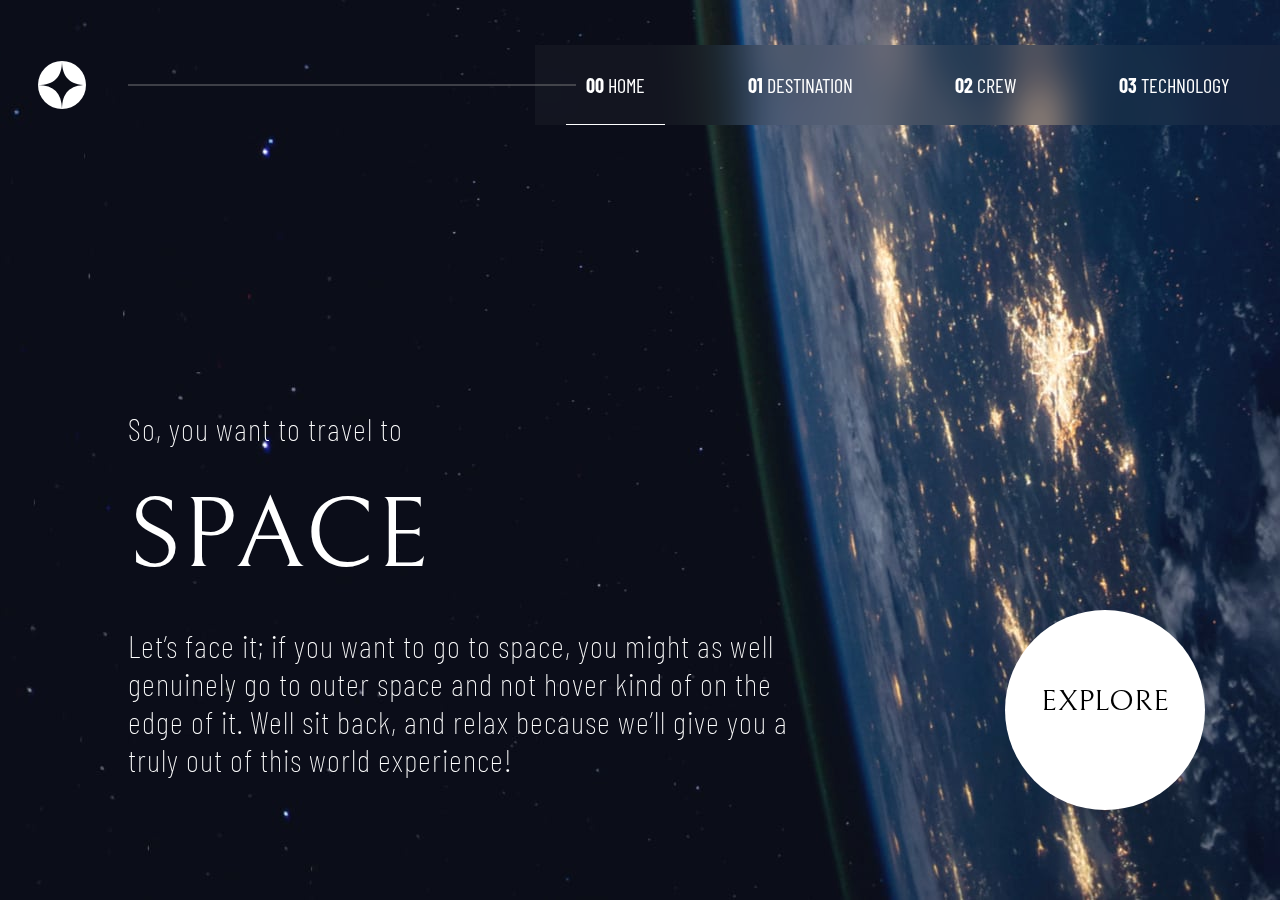
<file: index.html>
<!DOCTYPE html>

<html lang="en">
  
  <head>

    <meta charset="UTF-8">
    <meta name="viewport" content="width=device-width, initial-scale=1.0">

    <link rel="icon" type="image/png" sizes="32x32" href="./assets/favicon-32x32.png">
    <link rel="icon" type="image/svg" sizes="" href="./assets/icon-hamburger.svg">
    <!-- Styles-->
    <link rel="stylesheet" href="styles/index-style.css">
    <link rel="stylesheet" href="styles/navbar-style.css">
    <!-- Bellefair font vv-->
    <link rel="preconnect" href="https://fonts.googleapis.com">
    <link rel="preconnect" href="https://fonts.gstatic.com" crossorigin>
    <link href="https://fonts.googleapis.com/css2?family=Bellefair&display=swap" rel="stylesheet">
    <!-- Barlow Condensed font vv-->
    <link rel="preconnect" href="https://fonts.googleapis.com">
    <link rel="preconnect" href="https://fonts.gstatic.com" crossorigin>
    <link href="https://fonts.googleapis.com/css2?family=Barlow+Condensed:ital,wght@0,100;0,200;0,300;0,400;0,500;0,600;0,700;0,800;0,900;1,100;1,200;1,300;1,400;1,500;1,600;1,700;1,800;1,900&family=Bellefair&display=swap" rel="stylesheet">
    
    <title>Frontend Mentor | Space tourism website</title>

  </head>

  <body>
    
    <div id="extended-header">
      <header>
        <div width="48px" height="48px" id="logo-container">
          <img src="assets/shared/logo.svg" alt="logo" id="logo">
        </div>
    
        <div id="thin-white-line"></div>
        
        <nav>
          <ul>
            <li class="active"><a><b>00</b> HOME</a></li>
            <li><a><b>01</b> DESTINATION</a></li>
            <li><a><b>02</b> CREW</a></li>
            <li><a><b>03</b> TECHNOLOGY</a></li>
          </ul>
  
          <div id="hamburger-menu-div">
            <img src="assets/shared/icon-hamburger.svg" alt="dropdown menu" id="hamburger-menu">
          </div>
        </nav>
      </header>
  
      <div id="dropdown-menu-div">
        <ul>
          <li class="active"><a><b>00</b> HOME</a></li>
          <li><a><b>01</b> DESTINATION</a></li>
          <li><a><b>02</b> CREW</a></li>
          <li><a><b>03</b> TECHNOLOGY</a></li>
        </ul>
      </div>
    </div>
    
    <main>
      
      <p id="so-you-want-text">
        So, you want to travel to
      </p>

      <p id="space-text">
        SPACE
      </p>

      <p id="body-text">
        Let’s face it; if you want to go to space, you might as well genuinely go to 
        outer space and not hover kind of on the edge of it. Well sit back, and relax 
        because we’ll give you a truly out of this world experience!
      </p>
    
    </main>
    
    <svg width="50vw" height="50vh" id="explore-circle-bg-svg">
      <circle cx="100" cy="100" r="100" id="explore-circle"/>
      <text x="100" y="100" id="explore-text">EXPLORE</text>
    </svg>
    
    <script src="scripts/index-script.js"></script>
    <script src="scripts/navbar-script.js"></script>
  </body>
</html>
</file>
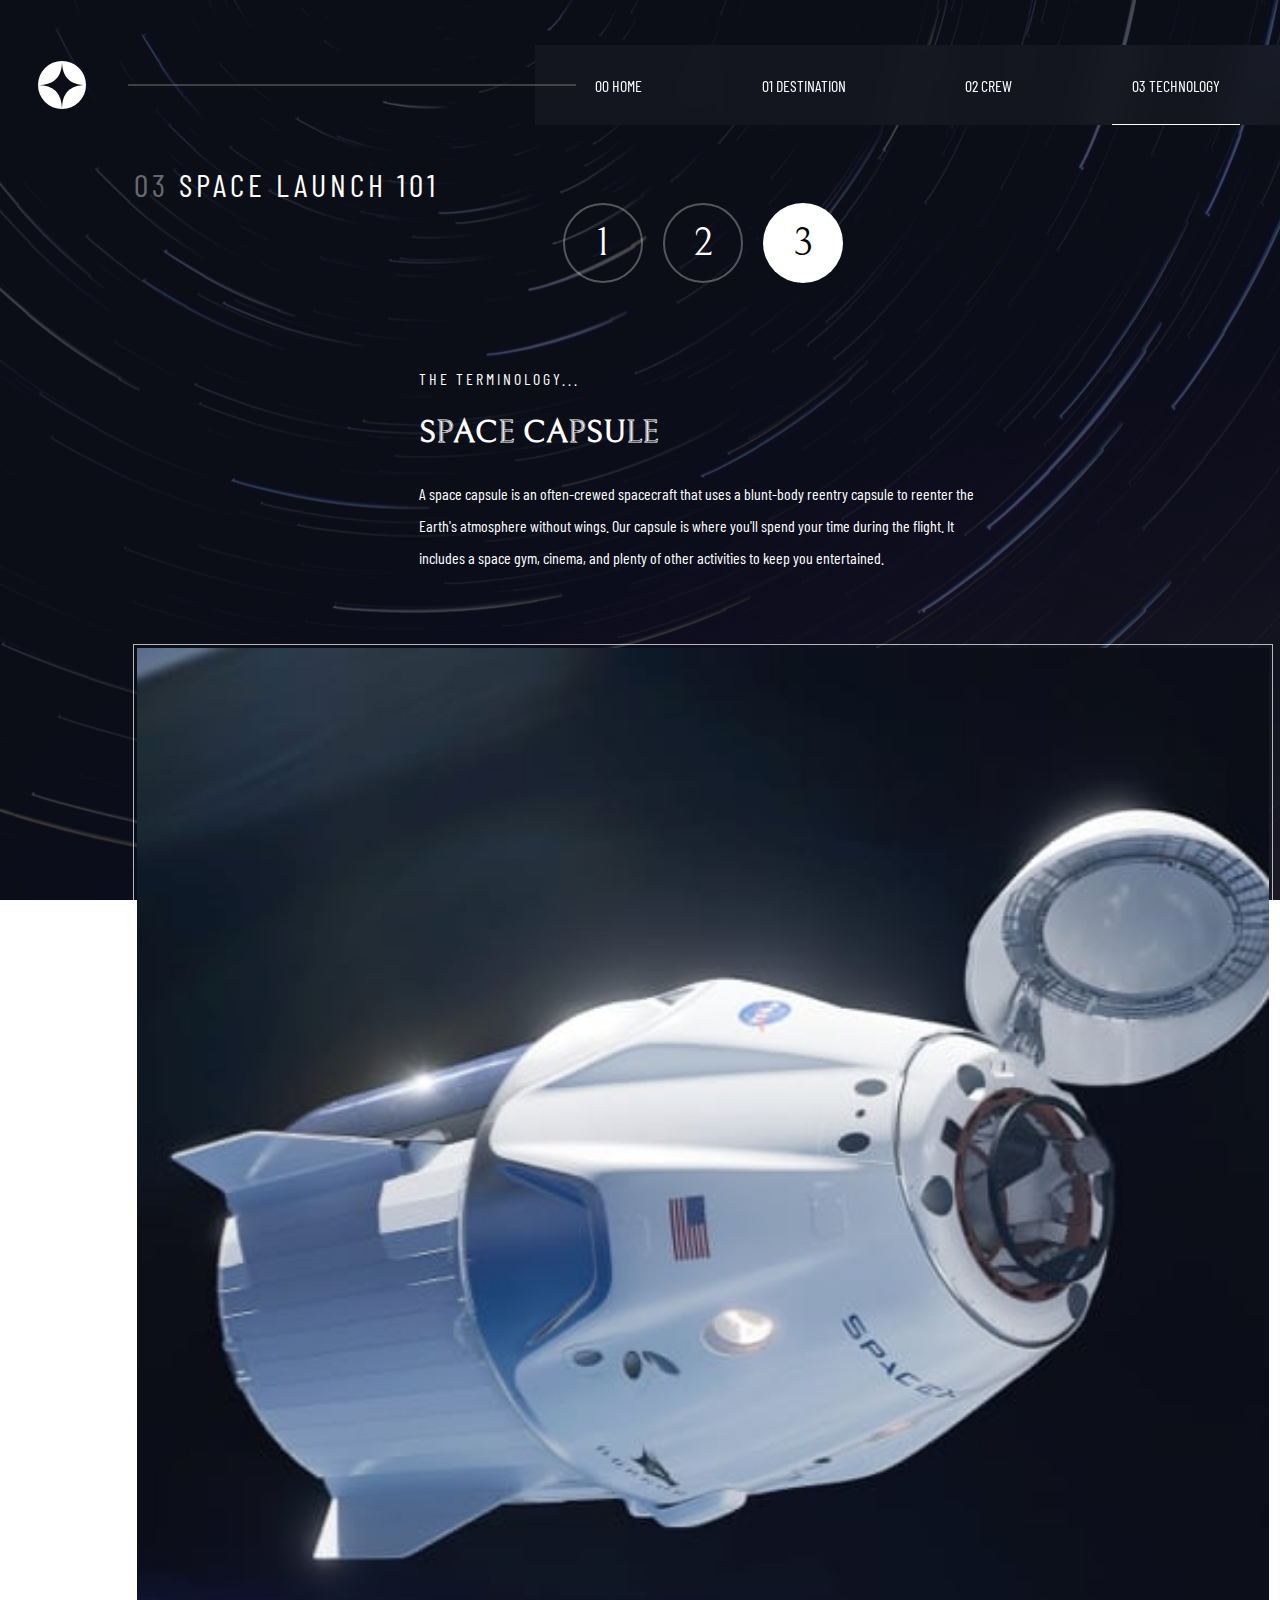
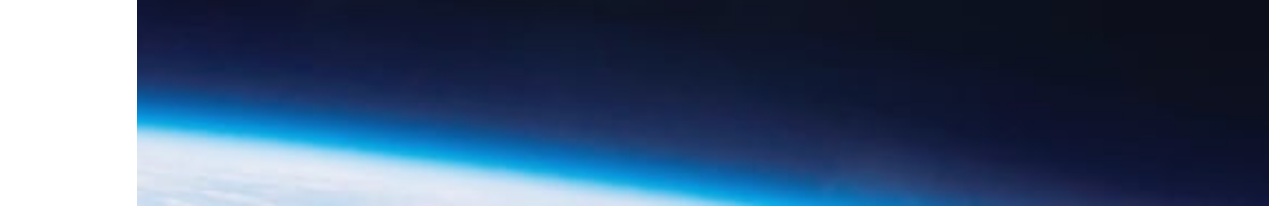
<file: technology-capsule.html>
<!DOCTYPE html>

<html lang="en">
  
  <head>

    <meta charset="UTF-8">
    <meta name="viewport" content="width=device-width, initial-scale=1.0">
    <!--Icons-->
    <link rel="icon" type="image/png" sizes="32x32" href="./assets/favicon-32x32.png">
    <link rel="icon" type="image/svg" sizes="" href="./assets/icon-hamburger.svg">
    <!-- Styles-->
    <link rel="stylesheet" href="styles/technology-style.css">
    <link rel="stylesheet" href="styles/navbar-style.css">
    <!-- Bellefair font vv-->
    <link rel="preconnect" href="https://fonts.googleapis.com">
    <link rel="preconnect" href="https://fonts.gstatic.com" crossorigin>
    <link href="https://fonts.googleapis.com/css2?family=Bellefair&display=swap" rel="stylesheet">
    <!-- Barlow Condensed font vv-->
    <link rel="preconnect" href="https://fonts.googleapis.com">
    <link rel="preconnect" href="https://fonts.gstatic.com" crossorigin>
    <link href="https://fonts.googleapis.com/css2?family=Barlow+Condensed:ital,wght@0,100;0,200;0,300;0,400;0,500;0,600;0,700;0,800;0,900;1,100;1,200;1,300;1,400;1,500;1,600;1,700;1,800;1,900&family=Bellefair&display=swap" rel="stylesheet">
    
    <title>Frontend Mentor | Space tourism website</title>

  </head>
  
  <body>

    <div id="extended-header">
      <header>
        <div width="48px" height="48px" id="logo-container">
          <img src="assets/shared/logo.svg" alt="logo" id="logo">
        </div>
    
        <div id="thin-white-line"></div>
        
        <nav>
          <ul>
            <li><a>00 HOME</a></li>
            <li><a>01 DESTINATION</a></li>
            <li><a>02 CREW</a></li>
            <li class="active"><a>03 TECHNOLOGY</a></li>
          </ul>
  
          <div id="hamburger-menu-div">
            <img src="assets/shared/icon-hamburger.svg" alt="dropdown menu" id="hamburger-menu">
          </div>
        </nav>
      </header>
  
      <div id="dropdown-menu-div">
        <ul>
          <li><a>00 HOME</a></li>
          <li><a>01 DESTINATION</a></li>
          <li><a>02 CREW</a></li>
          <li class="active"><a>03 TECHNOLOGY</a></li>
        </ul>
      </div>
    </div>

    <div id="page">
      <h1>
        <span>03</span> SPACE LAUNCH 101
      </h1>
  
      <div id="contents">
        <div id="buttons-container">
          <button>1</button>
          <button>2</button>
          <button class="active">3</button>
        </div>
    
        <main>
          <p id="terminology">
            THE TERMINOLOGY...
          </p>
  
          <h2>
            SPACE CAPSULE
          </h2>
    
          <article>
            A space capsule is an often-crewed spacecraft that uses a blunt-body reentry capsule to reenter the Earth's atmosphere without wings. Our capsule is where you'll spend your time during the flight. It includes a space gym, cinema, and plenty of other activities to keep you entertained.
          </article>
        </main>
  
        <figure>
          <img src="assets/technology/image-space-capsule-portrait.jpg" alt="">
        </figure>
      </div>
    </div>

    <script src="scripts/technology-script.js"></script>
    <script src="scripts/navbar-script.js"></script>
  </body>
</html>
</file>
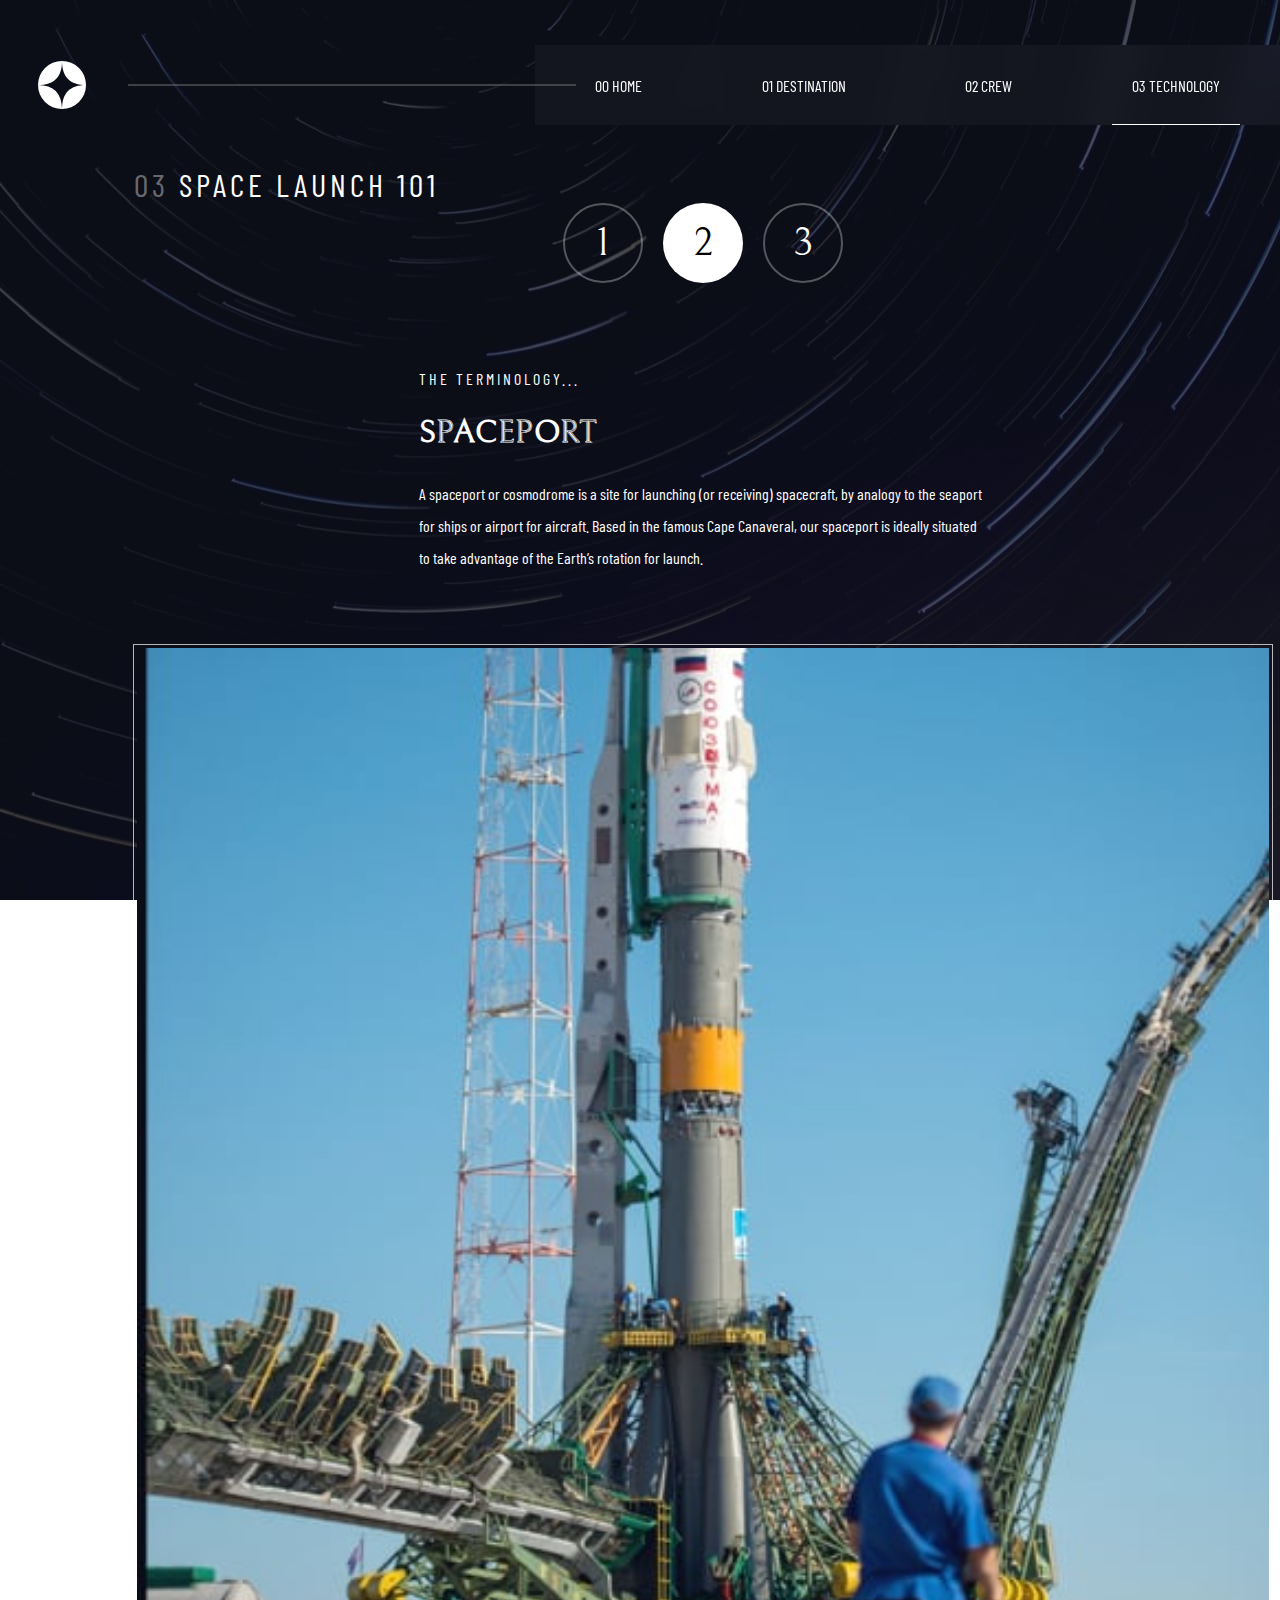
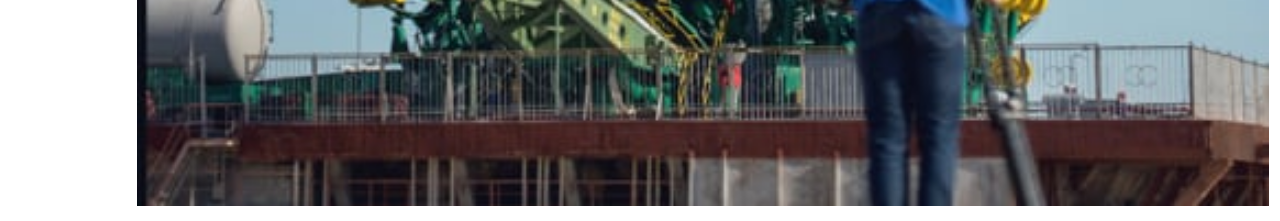
<file: technology-spaceport.html>
<!DOCTYPE html>

<html lang="en">
  
  <head>

    <meta charset="UTF-8">
    <meta name="viewport" content="width=device-width, initial-scale=1.0">
    <!--Icons-->
    <link rel="icon" type="image/png" sizes="32x32" href="./assets/favicon-32x32.png">
    <link rel="icon" type="image/svg" sizes="" href="./assets/icon-hamburger.svg">
    <!-- Styles-->
    <link rel="stylesheet" href="styles/technology-style.css">
    <link rel="stylesheet" href="styles/navbar-style.css">
    <!-- Bellefair font vv-->
    <link rel="preconnect" href="https://fonts.googleapis.com">
    <link rel="preconnect" href="https://fonts.gstatic.com" crossorigin>
    <link href="https://fonts.googleapis.com/css2?family=Bellefair&display=swap" rel="stylesheet">
    <!-- Barlow Condensed font vv-->
    <link rel="preconnect" href="https://fonts.googleapis.com">
    <link rel="preconnect" href="https://fonts.gstatic.com" crossorigin>
    <link href="https://fonts.googleapis.com/css2?family=Barlow+Condensed:ital,wght@0,100;0,200;0,300;0,400;0,500;0,600;0,700;0,800;0,900;1,100;1,200;1,300;1,400;1,500;1,600;1,700;1,800;1,900&family=Bellefair&display=swap" rel="stylesheet">
    
    <title>Frontend Mentor | Space tourism website</title>

  </head>

  <body>

    <div id="extended-header">
      <header>
        <div width="48px" height="48px" id="logo-container">
          <img src="assets/shared/logo.svg" alt="logo" id="logo">
        </div>
    
        <div id="thin-white-line"></div>
        
        <nav>
          <ul>
            <li><a>00 HOME</a></li>
            <li><a>01 DESTINATION</a></li>
            <li><a>02 CREW</a></li>
            <li class="active"><a>03 TECHNOLOGY</a></li>
          </ul>
  
          <div id="hamburger-menu-div">
            <img src="assets/shared/icon-hamburger.svg" alt="dropdown menu" id="hamburger-menu">
          </div>
        </nav>
      </header>
  
      <div id="dropdown-menu-div">
        <ul>
          <li><a>00 HOME</a></li>
          <li><a>01 DESTINATION</a></li>
          <li><a>02 CREW</a></li>
          <li class="active"><a>03 TECHNOLOGY</a></li>
        </ul>
      </div>
    </div>

    <div id="page">
      <h1>
        <span>03</span> SPACE LAUNCH 101
      </h1>
    
      <div id="contents">
        <div id="buttons-container">
          <button>1</button>
          <button class="active">2</button>
          <button>3</button>
        </div>
    
        <main>
          <p id="terminology">
            THE TERMINOLOGY...
          </p>
          
          <h2>
            SPACEPORT
          </h2>
      
          <article>
            A spaceport or cosmodrome is a site for launching (or receiving) spacecraft, by analogy to the seaport for ships or airport for aircraft. Based in the famous Cape Canaveral, our spaceport is ideally situated to take advantage of the Earth’s rotation for launch.
          </article>
        </main>
  
        <figure>
          <img src="assets/technology/image-spaceport-portrait.jpg" alt="">
        </figure>
      </div>
    </div>
    
    <script src="scripts/technology-script.js"></script>
    <script src="scripts/navbar-script.js"></script>
  </body>
</html>
</file>
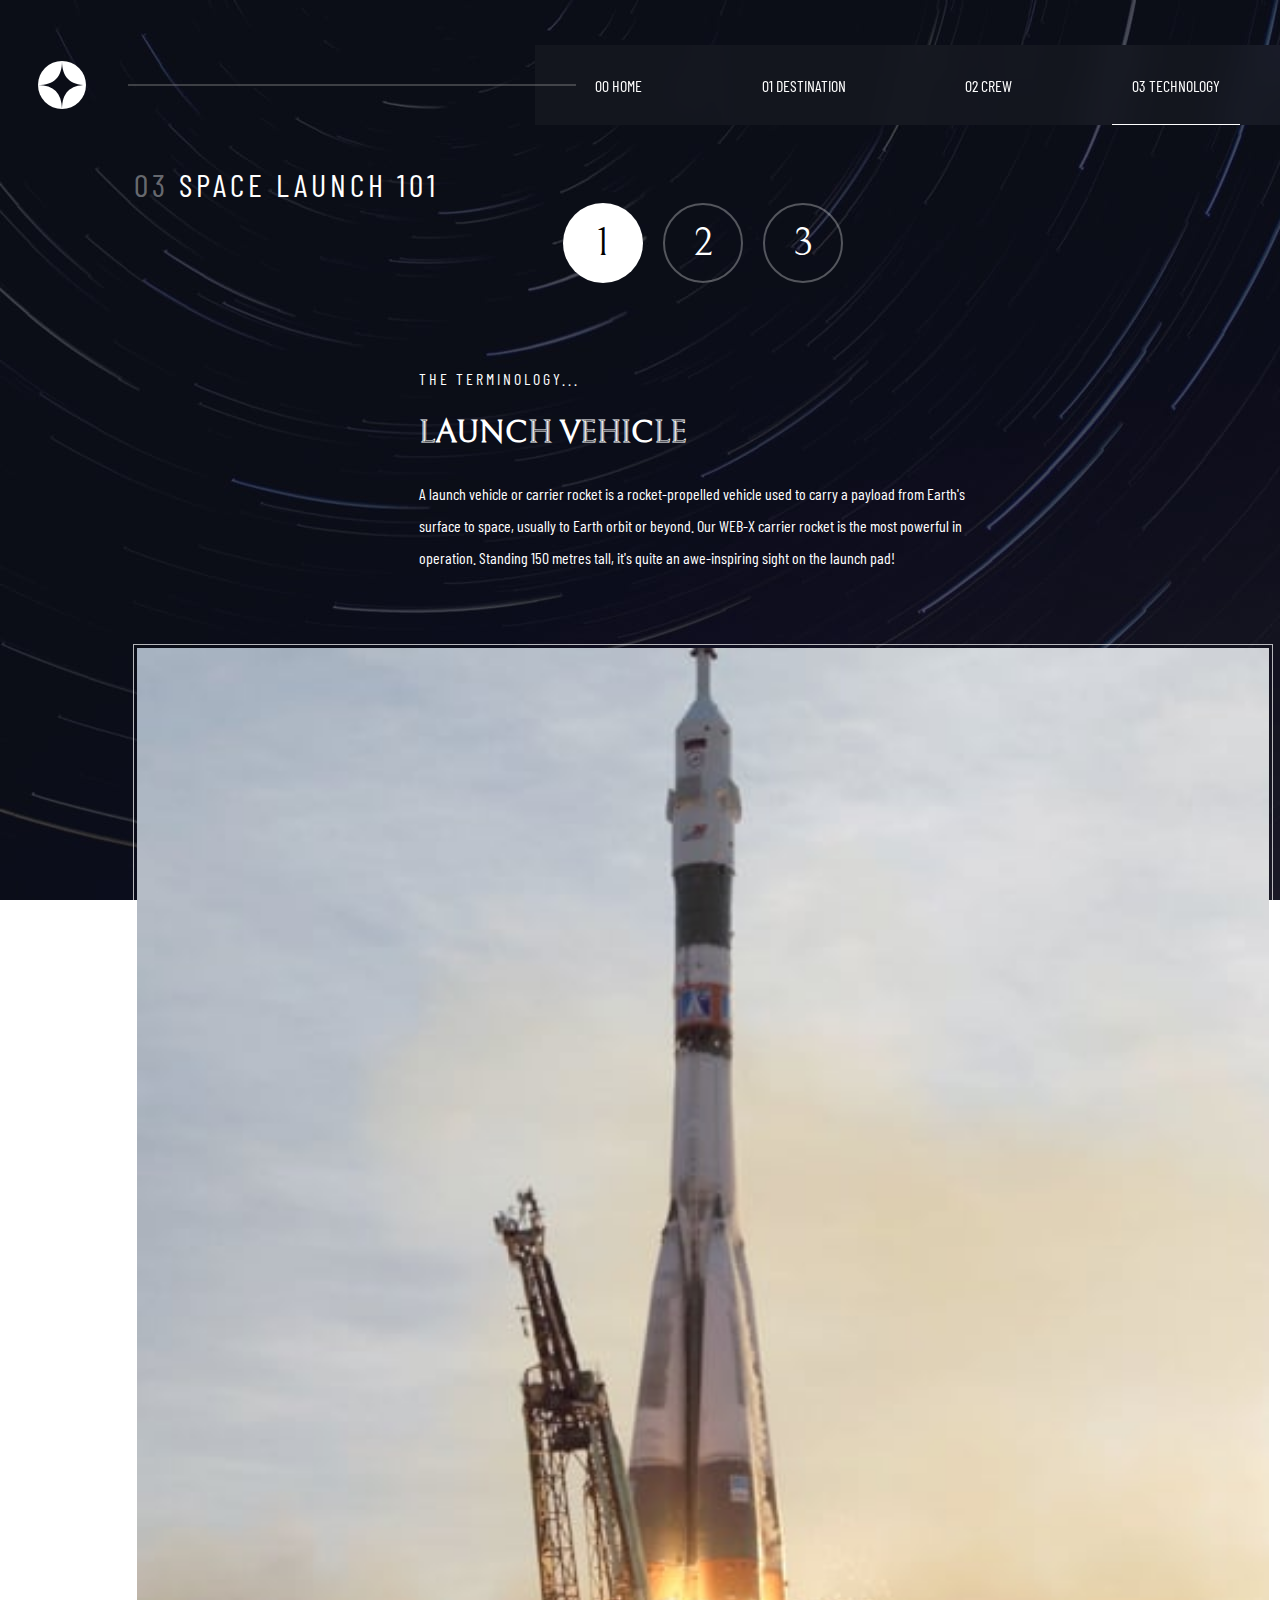
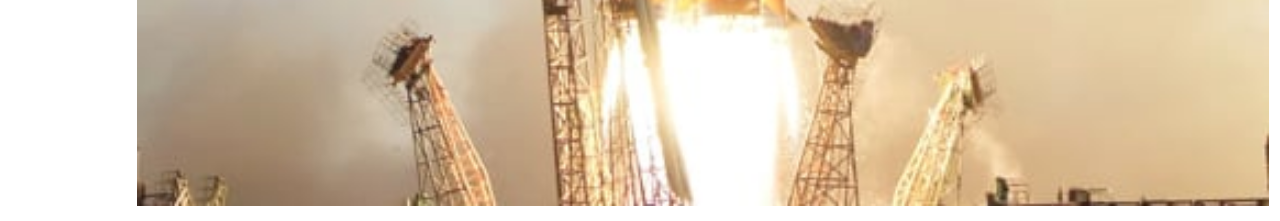
<file: technology-vehicle.html>
<!DOCTYPE html>

<html lang="en">
  
  <head>

    <meta charset="UTF-8">
    <meta name="viewport" content="width=device-width, initial-scale=1.0">
    <!--Icons-->
    <link rel="icon" type="image/png" sizes="32x32" href="./assets/favicon-32x32.png">
    <link rel="icon" type="image/svg" sizes="" href="./assets/icon-hamburger.svg">
    <!-- Styles-->
    <link rel="stylesheet" href="styles/technology-style.css">
    <link rel="stylesheet" href="styles/navbar-style.css">
    <!-- Bellefair font vv-->
    <link rel="preconnect" href="https://fonts.googleapis.com">
    <link rel="preconnect" href="https://fonts.gstatic.com" crossorigin>
    <link href="https://fonts.googleapis.com/css2?family=Bellefair&display=swap" rel="stylesheet">
    <!-- Barlow Condensed font vv-->
    <link rel="preconnect" href="https://fonts.googleapis.com">
    <link rel="preconnect" href="https://fonts.gstatic.com" crossorigin>
    <link href="https://fonts.googleapis.com/css2?family=Barlow+Condensed:ital,wght@0,100;0,200;0,300;0,400;0,500;0,600;0,700;0,800;0,900;1,100;1,200;1,300;1,400;1,500;1,600;1,700;1,800;1,900&family=Bellefair&display=swap" rel="stylesheet">
    
    <title>Frontend Mentor | Space tourism website</title>

  </head>
  
  <body>

    <div id="extended-header">
      <header>
        <div width="48px" height="48px" id="logo-container">
          <img src="assets/shared/logo.svg" alt="logo" id="logo">
        </div>
    
        <div id="thin-white-line"></div>
        
        <nav>
          <ul>
            <li><a>00 HOME</a></li>
            <li><a>01 DESTINATION</a></li>
            <li><a>02 CREW</a></li>
            <li class="active"><a>03 TECHNOLOGY</a></li>
          </ul>
  
          <div id="hamburger-menu-div">
            <img src="assets/shared/icon-hamburger.svg" alt="dropdown menu" id="hamburger-menu">
          </div>
        </nav>
      </header>
  
      <div id="dropdown-menu-div">
        <ul>
          <li><a>00 HOME</a></li>
          <li><a>01 DESTINATION</a></li>
          <li><a>02 CREW</a></li>
          <li class="active"><a>03 TECHNOLOGY</a></li>
        </ul>
      </div>
    </div>

    <div id="page">
      <h1>
        <span>03</span> SPACE LAUNCH 101
      </h1>
  
      <div id="contents">
        <div id="buttons-container">
          <button class="active">1</button>
          <button>2</button>
          <button>3</button>
        </div>
    
        <main>
          <p id="terminology">
            THE TERMINOLOGY...
          </p>
          
          <h2>
            LAUNCH VEHICLE
          </h2>
      
          <article>
            A launch vehicle or carrier rocket is a rocket-propelled vehicle used to carry a payload from Earth's surface to space, usually to Earth orbit or beyond. Our WEB-X carrier rocket is the most powerful in operation. Standing 150 metres tall, it's quite an awe-inspiring sight on the launch pad!
          </article>
        </main>
  
        <figure>
          <img src="assets/technology/image-launch-vehicle-portrait.jpg" alt="">
        </figure>
      </div>
    </div>
    
    <script src="scripts/technology-script.js"></script>
    <script src="scripts/navbar-script.js"></script>
  </body>
</html>
</file>
<file: styles/index-style.css>
:root {
  --circle-right-margin: calc(5% + (10 - 5) * ((100vw - 400px) / (800 - 400)));
  font-size: 20px;
}

body {
  background-image: url("/assets/home/background-home-desktop.jpg");
  background-size: cover;
  background-repeat: no-repeat;
  background-attachment: fixed;
  background-position: center center;
  font-family: Barlow Condensed, serif;
  color: white;
}

main {
  width: 400px;
  font-size: 1rem;
  font-weight: lighter;
  letter-spacing: 1px;
  position: fixed;
  left: 10%;
  bottom: 35%;
  transition: font-size 1s, width 0.5s, height 0.5s;
}

#so-you-want-text {
  font-size: 1.4rem;
  display: block;
  transition: font-size 1s;
}

#space-text {
  font-size: 5rem;
  display: block;
  font-family: Bellefair, serif;
  margin: 0;
  transition: font-size 1s;
}

#explore-circle-bg-svg {
  position: fixed;
  right: var(--circle-right-margin);
  bottom: 10%;
  overflow: clip;
  width: 200px;
  height: 200px;
}

#explore-circle {
  fill: white;
  position: relative;
  cursor: pointer;
}

#explore-text {
  font-family: Bellefair, serif;
  font-size: 1.5rem;
  position: absolute;
  top: 50%;
  left: 50%;
  text-anchor: middle;
  cursor: pointer;
}

@media screen and (max-width: 376px) {
  main {
    width: 80%;
    font-size: 1rem;
    bottom: 35%;
  }
  #so-you-want-text {
    font-size: 1rem;
  }
  #space-text {
    font-size: 3rem;
  }
  #explore-circle-bg-svg {
    bottom: 3%;
  }
  #explore-circle {
    r: 75px; /* Crying like a pomudachi. Ignore the whining, it works. */
  }
}

@media screen and (min-width: 377px) and (max-width: 575px) {
  main {
    width: 80%;
    font-size: 1.2rem;
    bottom: 35%;
  }
  #so-you-want-text {
    font-size: 1.2rem;
  }
  #space-text {
    font-size: 3rem;
  }
}

@media screen and (min-width: 377px) and (max-width: 575px) and (max-height: 500px) {
  main {
    width: 80%;
    font-size: 0.8rem;
    bottom: 10%;
  }
  #so-you-want-text {
    font-size: 0.8rem;
  }
  #space-text {
    font-size: 3rem;
  }
  #explore-circle-bg-svg {
    right: 0%;
  }
  #explore-circle {
    r: 75px;
  }
  #explore-text {
    font-size: 1.1rem;
  }
}

@media screen and (min-width: 576px) and (max-width: 767px) {
  main {
    width: 400px;
    font-size: 1rem;
    bottom: 35%;
  }
  #so-you-want-text {
    font-size: 1rem;
  }
  #space-text {
    font-size: 3.5rem;
  }
}

@media screen and (min-width: 576px) and (max-width: 767px) and (max-height: 500px) {
  main {
    width: 400px;
    font-size: 1rem;
    bottom: 10%;
  }
  #so-you-want-text {
    font-size: 1rem;
  }
  #space-text {
    font-size: 3.5rem;
  }
  #explore-circle-bg-svg {
    right: 0%;
  }
  #explore-circle {
    r: 75px;
  }
  #explore-text {
    font-size: 1.1rem;
  }
}

@media screen and (min-width: 768px) and (max-width: 991px) {
  main {
    width: 80%;
    font-size: 1.6rem;
    bottom: 35%;
  }
  #so-you-want-text {
    font-size: 1.6rem;
  }
  #space-text {
    font-size: 5rem;
  }
}

@media screen and (min-width: 768px) and (max-width: 991px) and (max-height: 500px) {
  main {
    width: 500px;
    font-size: 1.1rem;
    bottom: 10%;
    height: 300px;
  }
  #so-you-want-text {
    font-size: 1.1rem;
  }
  #space-text {
    font-size: 3.7rem;
  }
  #explore-circle-bg-svg {
    right: 0%;
  }
  #explore-circle {
    r: 75px;
  }
  #explore-text {
    font-size: 1.1rem;
  }
}

@media screen and (min-width: 992px) and (max-width: 1079px) {
  main {
    width: 600px;
    font-size: 1.4rem;
    bottom: 20%;
  }
  #so-you-want-text {
    font-size: 1.4rem;
  }
  #space-text {
    font-size: 4.5rem;
  }
}

@media screen and (min-width: 992px) and (max-width: 1079px) and (max-height: 500px) {
  main {
    width: 600px;
    font-size: 1.4rem;
    bottom: 20%;
  }
  #so-you-want-text {
    font-size: 1.4rem;
  }
  #space-text {
    font-size: 4.5rem;
  }
  #explore-circle-bg-svg {
    right: 0%;
  }
  #explore-circle {
    r: 75px;
  }
  #explore-text {
    font-size: 1.1rem;
  }
}

@media screen and (min-width: 1080px) and (max-width: 1439px) {
  main {
    width: 700px;
    font-size: 1.6rem;
    bottom: 10%;
  }
  #so-you-want-text {
    font-size: 1.6rem;
  }
  #space-text {
    font-size: 5rem;
  }
}

@media screen and (min-width: 1440px) and (max-width: 2158px) {
  main {
    width: 800px;
    font-size: 1.8rem;
    bottom: 10%;
  }
  #so-you-want-text {
    font-size: 1.8rem;
  }
  #space-text {
    font-size: 5.5rem;
  }
}

@media screen and (min-width: 2159px) {
  main {
    width: 1000px;
    font-size: 3rem;
    bottom: 10%;
  }
  #so-you-want-text {
    font-size: 3rem;
  }
  #space-text {
    font-size: 9rem;
  }
  #explore-circle-bg-svg {
    height: 500px;
    width: 500px;
  }
  #explore-circle {
    r: 150px;
    transform: translateX(30%) translateY(30%);
  }
  #explore-text {
    transform: translate(30%, 30%);
    font-size: 2rem;
  }
}
</file>
<file: styles/navbar-style.css>
:root {
  --header-top-percentage: 5%;
  --header-height: 80px;
}

#extended-header {
  display: flex;
  flex-direction: column;
}

header {
  display: flex;
  justify-content: space-between;
  align-items: center;
  position: fixed;
  top: var(--header-top-percentage);
  left: 0;
  right: 0;
  margin-left: 3%;
  z-index: 10;
  order: -1;
  transition: all 0.3s;
}

#logo-container {
  position: relative;
}

#logo {
  position: absolute;
  transform: translateY(-50%);
}

#thin-white-line {
  position: fixed;
  left: 10%;
  right: 55%;
  height: 2px;
  background-color: rgba(140, 140, 140, 0.4);
  z-index: 100;
  transition: all 0.3s;
}

nav {
  display: flex;
  backdrop-filter: blur(20px);
  background-color: rgba(100, 100, 100, 0.1);
  width: 60%;
  min-width: 80px;
  height: var(--header-height);
  font-family: Barlow Condensed, serif;
  transition: all 0.3s;
}

nav ul {
  display: flex;
  flex-direction: row;
  justify-content: space-around;
  align-items: stretch;
  margin: 0;
  padding-left: 0;
  width: 100%;
}

nav ul li {
  list-style: none;
  display: inline-block;
  margin: 0px 20px;
  padding: 0px 20px;
  color: white;
  display: flex;
  align-items: center;
  justify-content: center;
  position: relative;
  cursor: pointer;
}

nav ul li::after {
  content: '';
  position: absolute;
  bottom: 0;
  width: 100%;
  height: 0;
  background-color: white;
  transition: height 0.3s;
}

nav ul li.active::after {
  height: 1px;
}

nav ul li:hover::after {
  height: 5px;
}

nav ul li a {
  text-decoration: none;
  color: white;
  cursor: pointer;
}

nav ul li a:hover {
  color: white;
}

#hamburger-menu-div {
  display: none;
  align-items: center;
  justify-content: center;
  cursor: pointer;
  width: 100%;
  height: 100%;
  z-index: 101;
}

#hamburger-menu {
  width: 50%;
  height: 55%;
  z-index: 102;
}

#dropdown-menu-div {
  position: fixed;
  top: calc(var(--header-top-percentage) + var(--header-height));
  z-index: 100;
  color: white;
  right: 0;
  padding: 0;
  margin: 0;
  backdrop-filter: blur(20px);
  background-color: rgba(100, 100, 100, 0.1);
  max-height: 400px; 
  overflow: hidden; 
  transition: max-height 0.3s;
}

#dropdown-menu-div.show {
  display: block;
}

#dropdown-menu-div:not(.show) {
  display: none;
}

#dropdown-menu-div ul li {
  padding: 20px;
  list-style: none;
  position: relative;
  cursor: pointer;
}

#dropdown-menu-div ul li::after {
  content: '';
  position: absolute;
  top: 0;
  right: 0;
  width: 0;
  height: 100%;
  background-color: white;
  transition: width 0.3s;
}

#dropdown-menu-div ul li.active::after {
  width: 1px;
}

#dropdown-menu-div ul li:hover::after {
  width: 5px;
}

@media screen and (max-width: 900px) {
  nav {
    width: 10%;
  }

  nav ul {
    display: none;
    transition: display 0.3s;
  }
  
  #hamburger-menu-div {
    display: flex;
  }
  
  #thin-white-line {
    right: 10%;
  }
}
</file>
<file: styles/technology-style.css>
:root {
  --margin: 3px;
}

body {
  background-image: url(../assets/technology/background-technology-desktop.jpg);
  background-size: cover;
  background-repeat: no-repeat;
  background-attachment: fixed;
  background-position: center center;
  color: white;
  font-family: Barlow Condensed, serif;
}

#page {
  margin-left: 10%;
}

#contents {
  display: flex;
  justify-content: space-between;
  align-items: center;
  flex-direction: row;
  gap: 70px;
  height: max-content;
}

#buttons-container {
  display: flex;
  flex-direction: column;
  justify-content: space-between;
  align-items: center;
  height: 100%;
  gap: 20px;
}

button {
  display: flex;
  justify-content: center;
  align-items: center;
  background-color: transparent;
  border: 2px solid rgba(255, 255, 255, 0.3);
  border-radius: 50%;
  color: white;
  font-size: 40px;
  text-align: center;
  cursor: pointer;
  aspect-ratio: 1;
  width: 80px;
  font-family: Bellefair, serif;
  transition: border-color 0.1s;
}

button:hover {
  border-color: rgba(255, 255, 255, 0.5);
}

button.active {
  background-color: white;
  color: black;
}

h1 {
  display: inline-block;
  margin-top: calc(var(--header-height) + var(--header-top-percentage) + 20px);
  margin-bottom: 0;
  font-weight: normal;
  letter-spacing: 4px;
}

h1 > span {
  color: rgba(255, 255, 255, 0.4);
}

h2 {
  font-size: 50px;
  font-family: Bellefair, serif;
}

#terminology {
  letter-spacing: 3px;
}

article {
  font-size: 18px;
  font-family: Barlow Condensed, serif;
  line-height: 32px;
}

figure {
  position: relative;
  margin: 0;
  width: 100%;
  height: 50%;
  border: 1px solid rgba(255, 255, 255, 0.7);
}

figure > img {
  margin: var(--margin);
  width: calc(100% - (var(--margin) * 2));
  height: 100%;
  object-fit: cover;
}

@media screen and (max-width: 376px) and (orientation: portrait) {
  #page {
    display: flex;
    justify-content: center;
    align-items: center;
    flex-direction: column;
    margin-left: 0%;
    }
  #contents {
    flex-direction: column;
  }
  h1 {
    text-align: center;
    width: 90%;
  }
  #buttons-container {
    flex-direction: row;
    margin-top: 20px;
  }
  main {
    margin-top: 0;
    width: 50%;
  }
  article {
    font-size: 16px;
  }
  h2 {
    font-size: 32px;
  }
}

@media screen and (max-height: 376px) and (orientation: landscape) {
  #page {
    margin-left: 5%;
  }
  h1 {
    margin-top: calc(var(--header-height) + var(--header-top-percentage) - 30px);
  }
  button {
    width: 60px;
    font-size: 30px;
  }
  main {
  }
  article {
    font-size: 16px;
  }
  h2 {
    font-size: 32px;
  }
  #figure {
    width: 25%;
  }
}

@media screen and (min-width: 377px) and (max-width: 575px) and (orientation: portrait) {
  main {
    width: 50%;
  }
  article {
    font-size: 16px;
  }
  h2 {
    font-size: 32px;
  }
}

@media screen and (min-height: 377px) and (max-height: 575px) and (orientation: landscape) {
  main {
    width: 50%;
  }
  article {
    font-size: 16px;
  }
  h2 {
    font-size: 32px;
  }
}

@media screen and (min-width: 576px) and (max-width: 767px) and (orientation: portrait) {
  #contents {
    flex-direction: column;
  }
  #buttons-container {
    flex-direction: row;
  }
  main {
    width: 50%;
  }
  article {
    font-size: 16px;
  }
  h2 {
    font-size: 32px;
  }
}

@media screen and (min-height: 576px) and (max-height: 767px) and (orientation: landscape) {
  #contents {
    flex-direction: column;
  }
  #buttons-container {
    flex-direction: row;
  }
  main {
    width: 50%;
  }
  article {
    font-size: 16px;
  }
  h2 {
    font-size: 32px;
  }
}

@media screen and (min-width: 768px) and (max-width: 991px) and (orientation: portrait) {
  #page {
    margin-left: 0;
  }
  h1 {
    margin-left: 5%;
    margin-bottom: 20px;
  }
  #contents {
    flex-direction: column;
    left: 0;
  }
  #buttons-container {
    flex-direction: row;
  }
  main {
    width: 50%;
  }
  article {
    font-size: 16px;
  }
  h2 {
    font-size: 32px;
  }
}

@media screen and (min-height: 768px) and (max-height: 991px) and (orientation: landscape) {
  #contents {
    flex-direction: column;
  }
  #buttons-container {
    flex-direction: row;
  }
  main {
    width: 50%;
  }
  article {
    font-size: 16px;
  }
  h2 {
    font-size: 32px;
  }
}

@media screen and (min-width: 992px) and (max-width: 1079px) and (orientation: portrait) {
  #contents {
    flex-direction: column;
  }
  #buttons-container {
    flex-direction: row;
  }
  main {
    width: 50%;
  }
  article {
    font-size: 16px;
  }
  h2 {
    font-size: 32px;
  }
}

@media screen and (min-height: 992px) and (max-height: 1079px) and (orientation: landscape) {
  #contents {
    flex-direction: column;
  }
  #buttons-container {
    flex-direction: row;
  }
  main {
    width: 50%;
  }
  article {
    font-size: 16px;
  }
  h2 {
    font-size: 32px;
  }
}

@media screen and (min-width: 1080px) and (max-width: 1439px) {
  #contents {
  }
  #buttons-container {
  }
  main {
    width: 50%;
  }
  article {
    font-size: 16px;
  }
  h2 {
    font-size: 32px;
  }
}

@media screen and (min-width: 1440px) and (max-width: 2158px) {
  #contents {
  }
  #buttons-container {
  }
  main {
    width: 50%;
  }
  article {
    font-size: 16px;
  }
  h2 {
    font-size: 32px;
  }
}

@media screen and (min-width: 2159px) {
  figure {
    width: 50%;
  }
}
</file>
